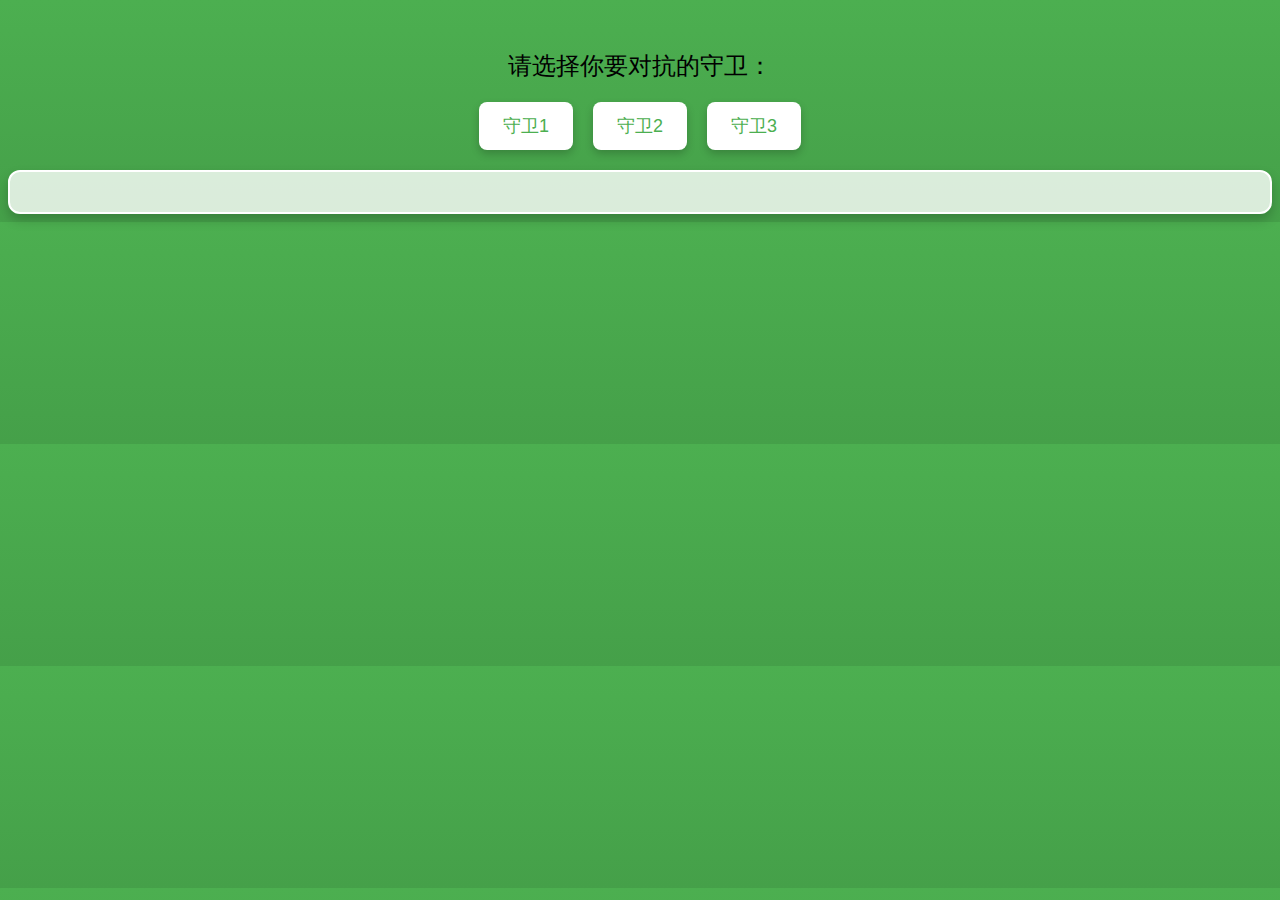
<file: index.html>
<!DOCTYPE html>
<html lang="en">
<head>
<meta charset="UTF-8">
<meta name="viewport" content="width=device-width, initial-scale=1.0">
<title>智力攻击守卫解救王子</title>
<style>
    body {
        font-family: Arial, sans-serif;
        text-align: center;
        background: linear-gradient(to bottom, #4CAF50, #45a049);
    }
    #game-container {
        margin-top: 50px;
    }
    #question {
        font-size: 24px;
        margin-bottom: 20px;
    }
    #options {
        display: flex;
        justify-content: center;
        margin-bottom: 20px;
    }
    .option-button {
        padding: 12px 24px;
        margin: 0 10px;
        font-size: 18px;
        cursor: pointer;
        border: none;
        background-color: #fff;
        color: #4CAF50;
        border-radius: 8px;
        transition: background-color 0.3s, transform 0.3s;
        box-shadow: 0 4px 8px rgba(0, 0, 0, 0.2);
    }
    .option-button:hover {
        background-color: #f0f0f0;
        transform: translateY(-2px);
    }
    #result {
        padding: 20px;
        border: 2px solid #fff;
        border-radius: 12px;
        background-color: rgba(255, 255, 255, 0.8);
        box-shadow: 0 6px 12px rgba(0, 0, 0, 0.2);
    }
    #result p {
        margin: 0;
        font-size: 20px;
    }
    #result.correct {
        border-color: #45a049;
        background-color: rgba(240, 255, 240, 0.8);
    }
    #result.incorrect {
        border-color: #ff4d4d;
        background-color: rgba(255, 240, 240, 0.8);
    }
    form {
        margin-top: 20px;
    }
    input[type="text"] {
        padding: 12px;
        font-size: 18px;
        border: 2px solid #ccc;
        border-radius: 8px;
        width: 280px;
        margin-right: 10px;
    }
    button[type="submit"] {
        padding: 12px 24px;
        font-size: 18px;
        cursor: pointer;
        border: none;
        background-color: #4CAF50;
        color: white;
        border-radius: 8px;
        transition: background-color 0.3s, transform 0.3s;
        box-shadow: 0 4px 8px rgba(0, 0, 0, 0.2);
    }
    button[type="submit"]:hover {
        background-color: #45a049;
        transform: translateY(-2px);
    }
</style>
</head>
<body>
<div id="game-container">
    <div id="question">请选择你要对抗的守卫：</div>
    <div id="options">
        <button class="option-button" onclick="askQuestion(1)">守卫1</button>
        <button class="option-button" onclick="askQuestion(2)">守卫2</button>
        <button class="option-button" onclick="askQuestion(3)">守卫3</button>
    </div>
    <div id="result"></div>
</div>

<script>
    function askQuestion(option) {
        var resultContainer = document.getElementById('result');
        resultContainer.innerHTML = '';

        var question, correctAnswer;
        switch(option) {
            case 1:
                question = "第一个守卫看向你：“如果我问你，新华字典有多少个字？（写一个数字即可）”";
                correctAnswer = "4";
                break;
            case 2:
                question = "第二个守卫看向你：“医生给了我三颗药丸，要我每半小时吃一颗，那么我吃完需要多长时间？”";
                correctAnswer = "一个小时";
                break;
            case 3:
                question = "第三个守卫看向你：“青蛙吃什么会变成哑巴？”";
                correctAnswer = "南瓜";
                break;
            default:
                break;
        }

        resultContainer.innerHTML = '<p>' + question + '</p>';
        if (correctAnswer) {
            // 使用HTML表单来接收用户输入
            var answerForm = '<form onsubmit="checkAnswer(event, \'' + correctAnswer + '\')">';
            answerForm += '<input type="text" id="userAnswer" placeholder="请输入答案" required>';
            answerForm += '<button type="submit">提交答案</button>';
            answerForm += '</form>';
            resultContainer.innerHTML += answerForm;
        }
    }

    function checkAnswer(event, correctAnswer) {
        event.preventDefault(); // 阻止表单默认提交行为

        var userAnswer = document.getElementById('userAnswer').value.trim();
        var resultContainer = document.getElementById('result');

        if (userAnswer === correctAnswer) {
            resultContainer.classList.add('correct');
            resultContainer.innerHTML += '<p>恭喜你聪明的公主！你找出了正确的答案，可以救出王子啦！</p>';
        } else {
            resultContainer.classList.add('incorrect');
            resultContainer.innerHTML += '<p>就凭你也想来救王子？！</p>';
        }
    }
</script>
</body>
</html>
</file>
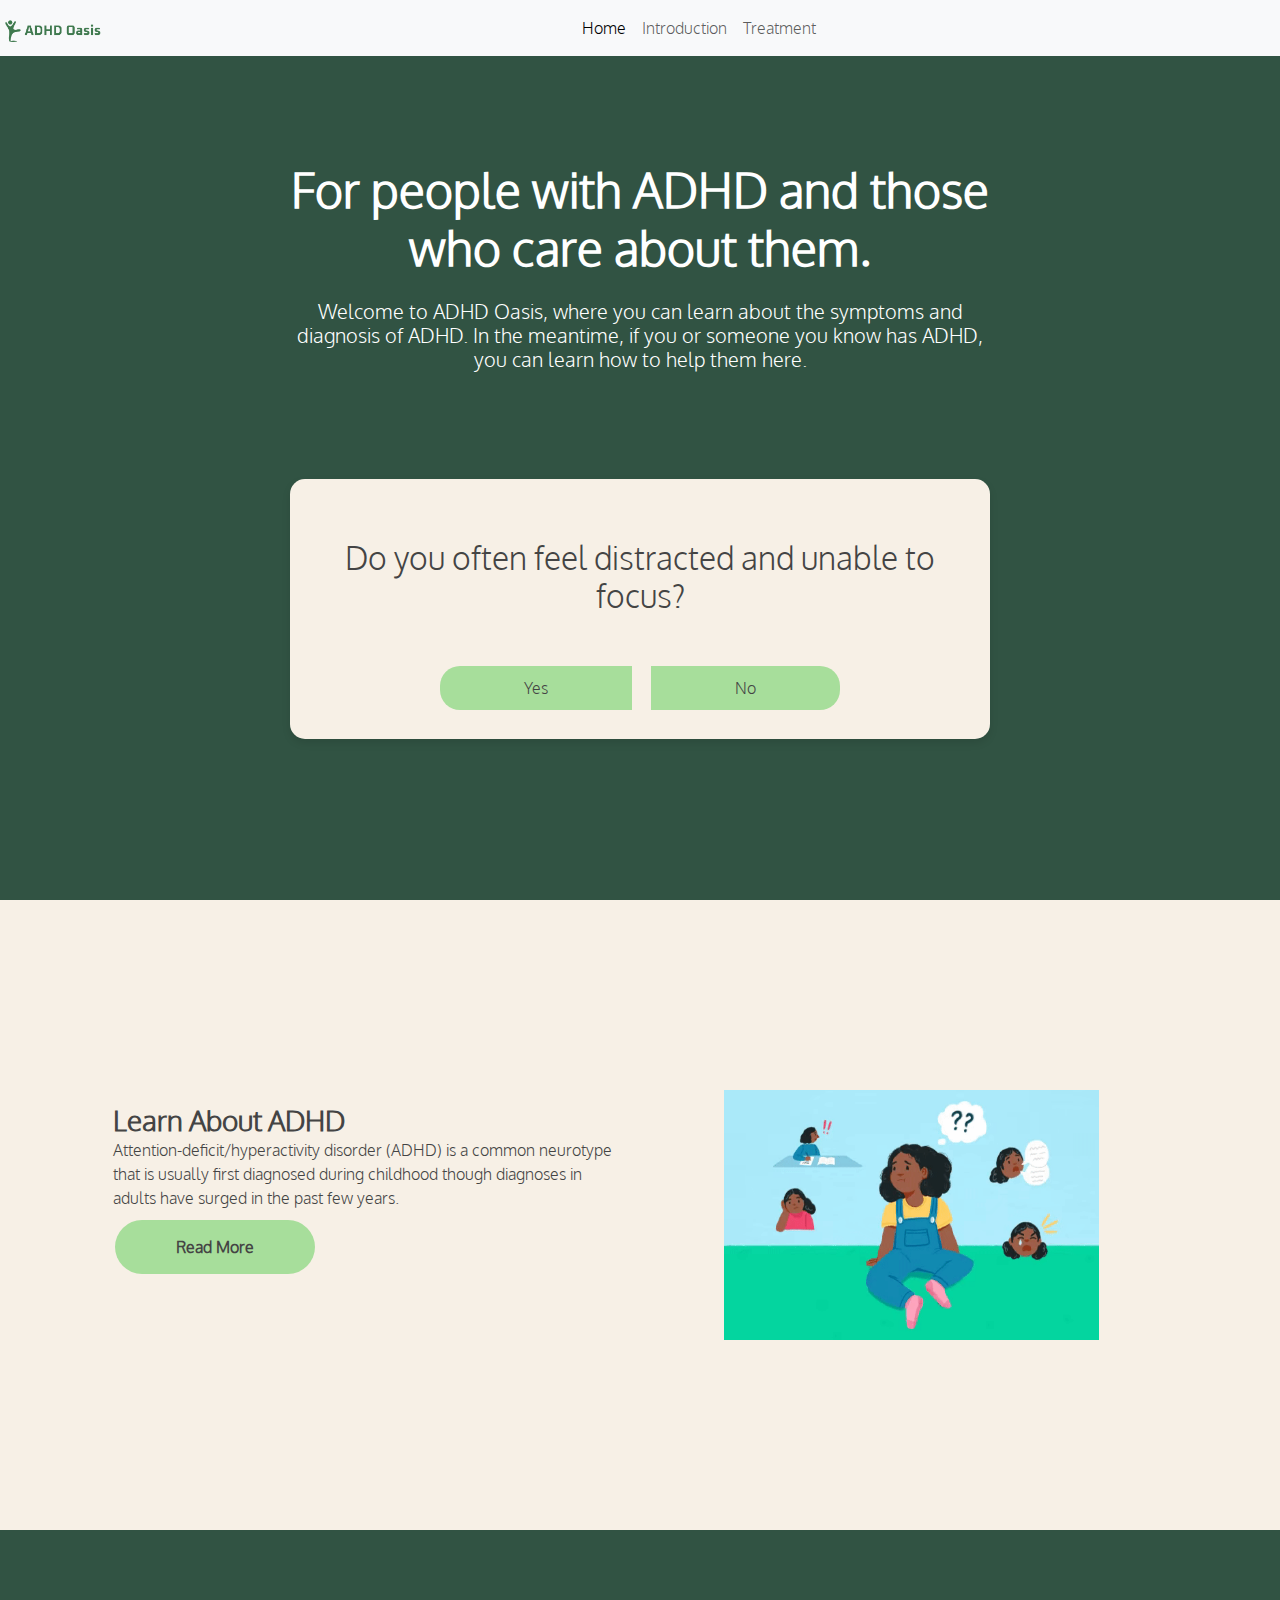
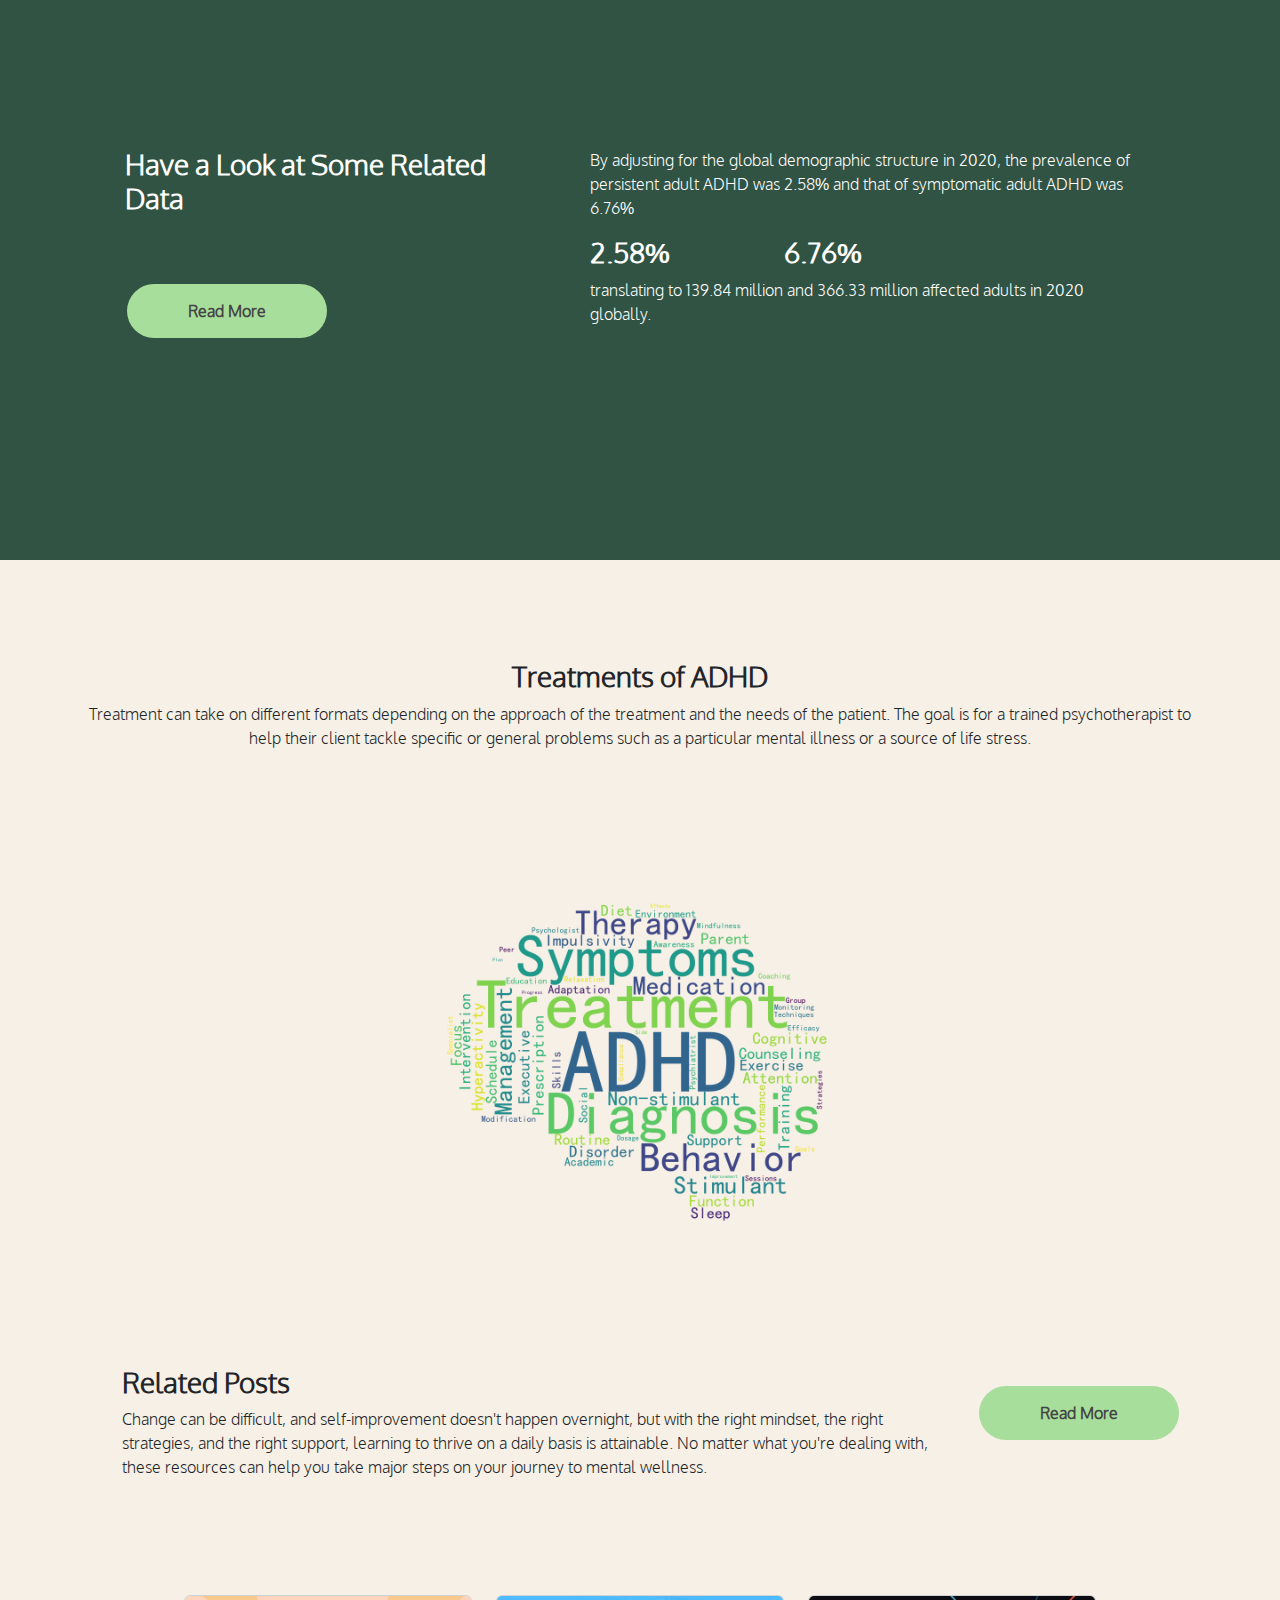
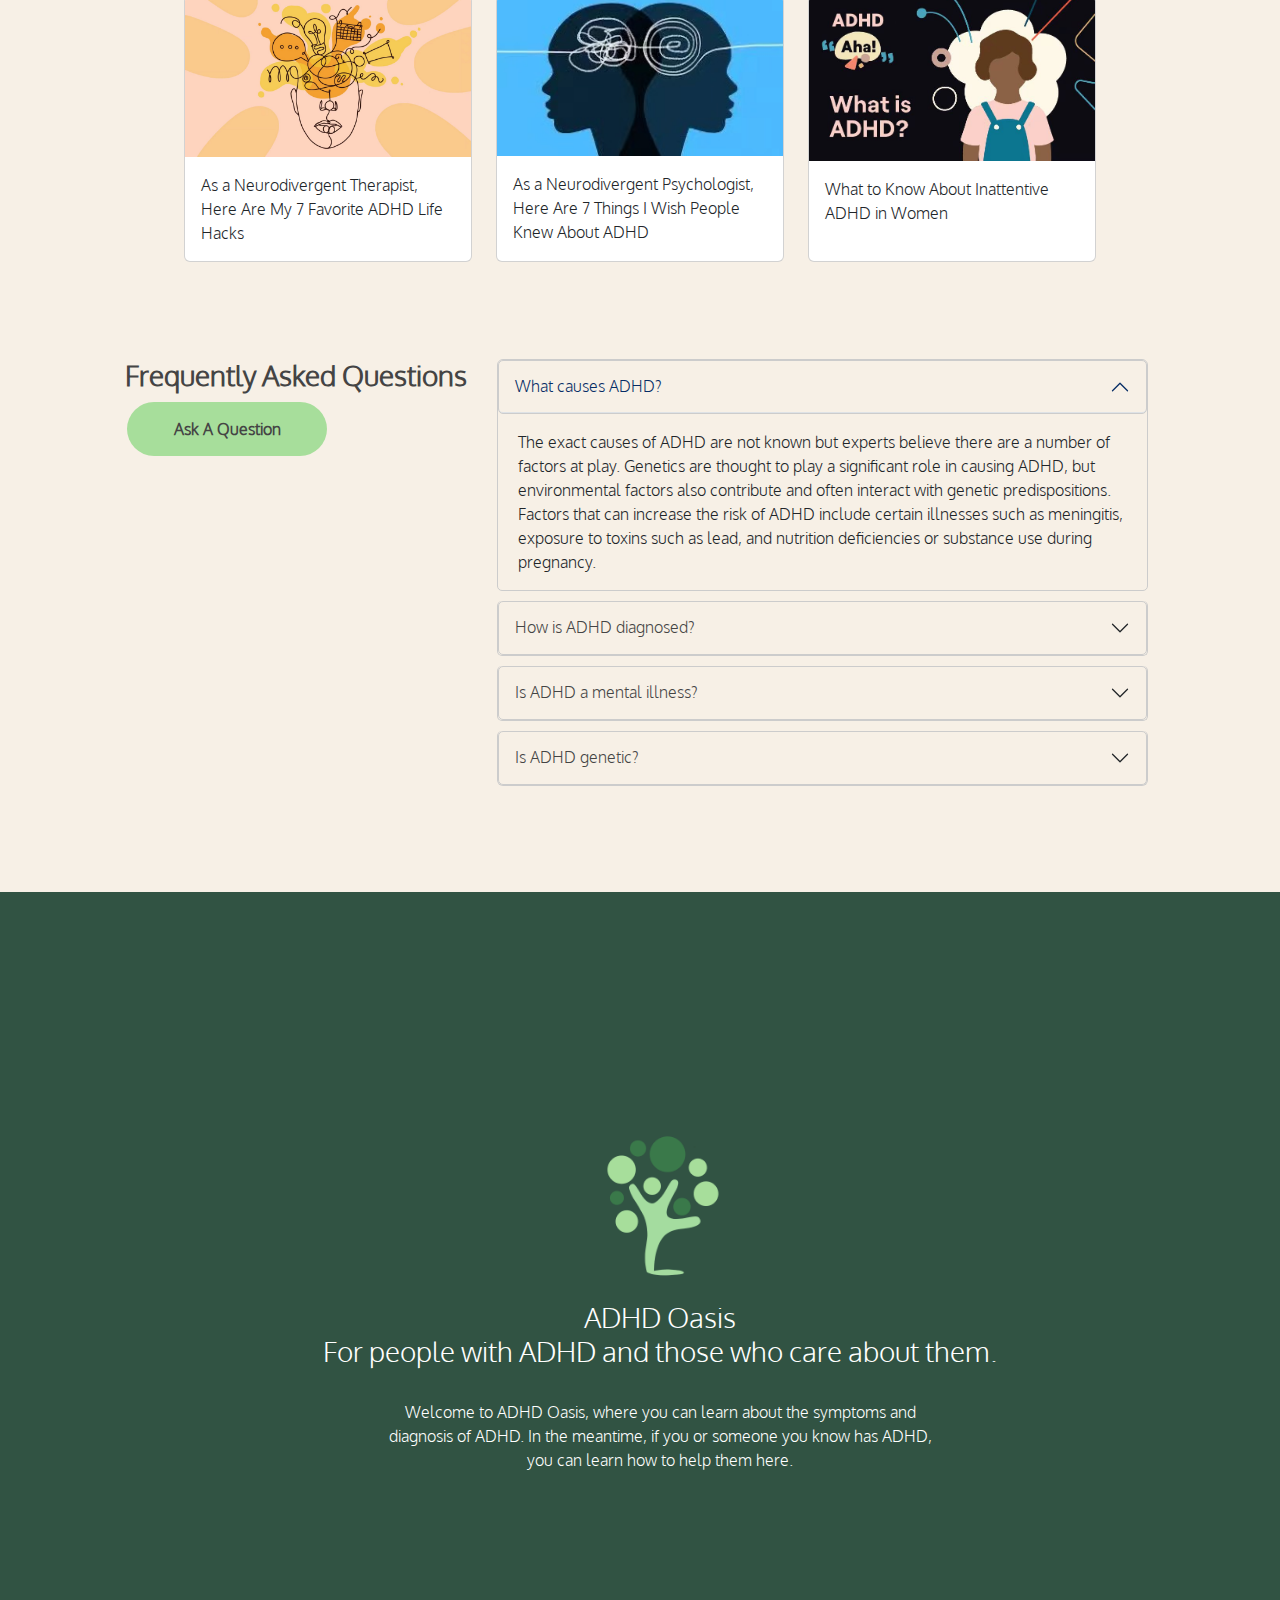
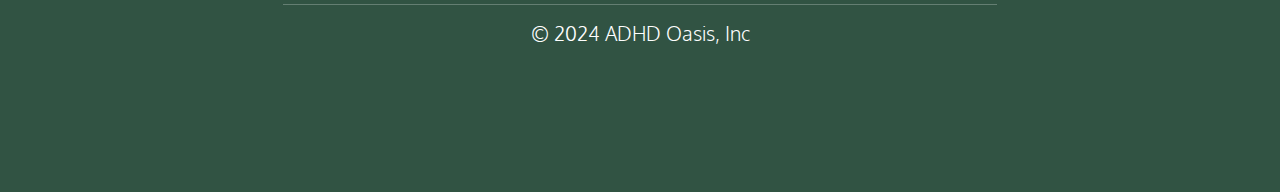
<file: adhd/index.html>
<!DOCTYPE html>
<html lang="en" dir="ltr">
  <head>

<script async src="https://www.googletagmanager.com/gtag/js?id=G-T55W1DFLCY"></script>
<script>
window.dataLayer = window.dataLayer || [];
function gtag(){dataLayer.push(arguments);}
gtag('js', new Date());

gtag('config', 'G-T55W1DFLCY');
</script>
    <meta charset="utf-8">
    <title>ADHD Oasis</title>

      <link href="https://cdn.jsdelivr.net/npm/bootstrap@5.3.3/dist/css/bootstrap.min.css" rel="stylesheet" integrity="sha384-QWTKZyjpPEjISv5WaRU9OFeRpok6YctnYmDr5pNlyT2bRjXh0JMhjY6hW+ALEwIH" crossorigin="anonymous">
      <script src="https://cdn.jsdelivr.net/npm/bootstrap@5.3.3/dist/js/bootstrap.bundle.min.js" integrity="sha384-YvpcrYf0tY3lHB60NNkmXc5s9fDVZLESaAA55NDzOxhy9GkcIdslK1eN7N6jIeHz" crossorigin="anonymous"></script>
      <script src="https://cdn.jsdelivr.net/npm/@popperjs/core@2.11.8/dist/umd/popper.min.js" integrity="sha384-I7E8VVD/ismYTF4hNIPjVp/Zjvgyol6VFvRkX/vR+Vc4jQkC+hVqc2pM8ODewa9r" crossorigin="anonymous"></script>
      <script src="https://cdn.jsdelivr.net/npm/bootstrap@5.3.3/dist/js/bootstrap.min.js" integrity="sha384-0pUGZvbkm6XF6gxjEnlmuGrJXVbNuzT9qBBavbLwCsOGabYfZo0T0to5eqruptLy" crossorigin="anonymous"></script>
<link rel="stylesheet" href="https://cdnjs.cloudflare.com/ajax/libs/font-awesome/5.15.4/css/all.min.css">
     <script src="qa.js"></script>
       <link rel="stylesheet" href="qastyle.css">

  </head>

  <body>
    <nav class="navbar navbar-expand-lg navbar-light bg-body-tertiary fixed-top">
          <a class="navbar-brand" href="#">
              <img src="img/logo.png" alt="icon" width="auto" height="24" >
          </a>
          <div class="collapse navbar-collapse justify-content-center" id="navbarNav">
              <ul class="navbar-nav">
                  <li class="nav-item">
                      <a class="nav-link active" aria-current="page" href="#">Home</a>
                  </li>
                  <li class="nav-item">
                      <a class="nav-link" href="introduction.html">Introduction</a>
                  </li>
                  <li class="nav-item">
                      <a class="nav-link" href="Treat.html">Treatment</a>
                  </li>
              </ul>
          </div>

       </div>
      </nav>
<!-- one -->
<div class="section">
  <h1 class="text display-5">For people with ADHD and those<br> who care about them.</h1>
<h5 class="text2">Welcome to ADHD Oasis, where you can learn about the symptoms and<br> diagnosis of ADHD. In the meantime, if you or someone you know has ADHD,<br> you can learn how to help them here.</h5>
  <div class="question-container active">
      <h2 class="question" id="question">Do you often feel distracted and unable to focus?</h2>

      <div class="btn-group" id="btn-group">
          <button class="btn yes" onclick="nextQuestion('yes')">Yes</button>
          <button class="btn no" onclick="nextQuestion('no')">No</button>
      </div>
      <a href="introduction.html" class="btn learn-btn" id="learn-btn">Learn More</a>
  </div>
</div>
<!-- part 2-->
<div class="sectionW d-flex align-items-center" style="color: #444444;">
  <div class="row">
    <div class="col-lg-5 col-10 offset-1 p-3 mb-5 d-flex flex-column">
      <div class="content-wrapper d-flex flex-column justify-content-between flex-grow-1">
        <div>
          <h3 class="card-title"><strong>Learn About ADHD</strong> </h3>
          <p class="card-text">Attention-deficit/hyperactivity disorder (ADHD) is a common neurotype that is usually first diagnosed during childhood though diagnoses in adults have surged in the past few years.</p>
        </div>
        <div>
          <a href="introduction.html" class="radius-btn">Read More</a>
        </div>
      </div>
    </div>
    <div class="col-sm-5 d-flex align-items-center justify-content-center">
      <img src="img/lu0wm-161ya.gif" class="card-img" alt="...">
    </div>
  </div>
</div>
<!-- part 3 -->
<div class="sectionG d-flex align-items-center" style="color: #ffffff;">
  <div class="container">
    <div class="row g-0">
      <div class="col-sm-5 col-md-4 offset-1 d-flex flex-column align-items-start">
        <div class="content-wrapper d-flex flex-column justify-content-between flex-grow-1">
          <div>
            <h3 class="card-title"> <strong>Have a Look at Some Related Data</strong> </h3>
          </div>
          <div>
            <a href="Treat.html" class="radius-btn">Read More</a>
          </div>
        </div>
      </div>
      <div class="col-5 col-md-6 offset-1 d-flex flex-column align-items-stretch text-justify">
        <div class="row">
          <div class="col">
            <p>By adjusting for the global demographic structure in 2020, the prevalence of persistent adult ADHD was 2.58% and that of symptomatic adult ADHD was 6.76%</p>
          </div>
        </div>
        <div class="row">
          <div class="col-md-4">
            <h3> <strong>2.58%</strong> </h3>
          </div>
          <div class="col-md-4">
            <h3> <strong>6.76%</strong> </h3>
          </div>
        </div>
        <div class="row">
          <div class="col">
            <p>translating to 139.84 million and 366.33 million affected adults in 2020 globally.</p>
          </div>
        </div>
      </div>
    </div>
  </div>
</div>


 <!-- treat -->

 <div class="container">
  <div class="row text-center">
    <div class="col-12">
      <h3> <strong>Treatments of ADHD</strong> </h3>
    </div>
    <div class="col-12">
      <p >Treatment can take on different formats depending on the approach of the treatment and the needs of the patient. The goal is for a trained psychotherapist to help their client tackle specific or general problems such as a particular mental illness or a source of life stress.</p>
    </div>
  </div>
</div>
        <img class="treat-img" src="img/qa11.png" class="img-fluid w-200" alt="Image 3">


<!-- part 5 -->
<div class="container">
	<div class="row jumbotron">
		<div class=" col-xs-11 col-sm-11 col-md-9 col-lg-9 col-xl-9" id="postext">
    <h3> <strong>Related Posts</strong> </h3>
			<p >Change can be difficult, and self-improvement doesn't happen overnight, but with the right mindset, the right strategies, and the right support, learning to thrive on a daily basis is attainable. No matter what you're dealing with, these resources can help you take major steps on your journey to mental wellness.</p>
	</div>
	<div class="col-xs-12 col-sm-12 col-md-3 col-lg-3 col-xl-2">
		  <a href="Treat.html" class="radius-btn">Read More</a>
</div>
</div>
</div>

<div class="row">
  <div class="col-md-4">
    <div class="card h-100" style="width: 18rem;">
    <img src="img/qa1.jpg" class="card-img-top" alt="...">
    <div class="card-body">
      <p class="card-text">As a Neurodivergent Therapist, Here Are My 7 Favorite ADHD Life Hacks</p>
    </div>
  </div>
  </div>
  <div class="col-md-4">
    <div class="card h-100" style="width: 18rem;">
    <img src="img/qa3.jpg" class="card-img-top" alt="...">
    <div class="card-body">
      <p class="card-text">As a Neurodivergent Psychologist, Here Are 7 Things I Wish People Knew About ADHD</p>
    </div>
  </div>
  </div>
  <div class="col-md-4">
    <div class="card h-100" style="width: 18rem;">
    <img src="img/qa4.jpg" class="card-img-top" alt="...">
    <div class="card-body">
      <p class="card-text">What to Know About Inattentive ADHD in Women</p>
    </div>
  </div>
  </div>
    </div>

    <!-- qa -->
    <div class="sectionW d-flex align-items-center" style="color: #444444;">
      <div class="container">
        <div class="row g-0">
          <div class="col-sm-5 col-md-4 offset-1 d-flex flex-column align-items-start text-left">
            <h3 class="card-title"> <strong>Frequently Asked Questions</strong> </h3>
            <a href="#" class="radius-btn">Ask A Question</a>
          </div>
          <div class="col-6 col-md-7 d-flex flex-column align-items-stretch text-left">
            <div class="accordion" id="accordionExample">
              <div class="accordion-item">
                <h2 class="accordion-header" id="headingOne">
                  <button class="accordion-button" type="button" data-bs-toggle="collapse" data-bs-target="#collapseOne" aria-expanded="true" aria-controls="collapseOne">
                    What causes ADHD?
                  </button>
                </h2>
                <div id="collapseOne" class="accordion-collapse collapse show" aria-labelledby="headingOne" data-bs-parent="#accordionExample">
                  <div class="accordion-body">
                    The exact causes of ADHD are not known but experts believe there are a number of factors at play. Genetics are thought to play a significant role in causing ADHD, but environmental factors also contribute and often interact with genetic predispositions. Factors that can increase the risk of ADHD include certain illnesses such as meningitis, exposure to toxins such as lead, and nutrition deficiencies or substance use during pregnancy.
                  </div>
                </div>
              </div>
              <div class="accordion-item">
                <h2 class="accordion-header" id="headingTwo">
                  <button class="accordion-button collapsed" type="button" data-bs-toggle="collapse" data-bs-target="#collapseTwo" aria-expanded="false" aria-controls="collapseTwo">
                    How is ADHD diagnosed?
                  </button>
                </h2>
                <div id="collapseTwo" class="accordion-collapse collapse" aria-labelledby="headingTwo" data-bs-parent="#accordionExample">
                  <div class="accordion-body">
                    There is no simple lab test or questionnaire that can determine if a person has ADHD. Mental health professionals conduct an evaluation and can use a variety of tools including IQ tests, interviews, measures of attention, rating scales, and other assessments to evaluate symptoms and determine if they meet the criteria for diagnosis.
                  </div>
                </div>
              </div>
              <div class="accordion-item">
                <h2 class="accordion-header" id="headingThree">
                  <button class="accordion-button collapsed" type="button" data-bs-toggle="collapse" data-bs-target="#collapseThree" aria-expanded="false" aria-controls="collapseThree">
                    Is ADHD a mental illness?
                  </button>
                </h2>
                <div id="collapseThree" class="accordion-collapse collapse" aria-labelledby="headingThree" data-bs-parent="#accordionExample">
                  <div class="accordion-body">
                    ADHD is classified as a mental illness, but can also be described as a neurotype. It is important to recognize that mental illness is a broad term that refers to any type of condition that impacts a person's thoughts, moods, or behaviors. Because the three primary symptoms of ADHD—inattention, impulsivity, and hyperactivity—all impact these areas, ADHD is considered a form of mental illness.
                  </div>
                </div>
              </div>
              <div class="accordion-item">
                <h2 class="accordion-header" id="headingFour">
                  <button class="accordion-button collapsed" type="button" data-bs-toggle="collapse" data-bs-target="#collapseFour" aria-expanded="false" aria-controls="collapseFour">
                    Is ADHD genetic?
                  </button>
                </h2>
                <div id="collapseFour" class="accordion-collapse collapse" aria-labelledby="headingFour" data-bs-parent="#accordionExample">
                  <div class="accordion-body">
                    There is a strong genetic component to ADHD. Estimates suggest that the genetic heritability of the condition is over 70%. However, having a genetic predisposition does not necessarily mean that you will develop ADHD. Research has found that there are several genes that play a role and it is the interaction of these genes along with environmental influences that may cause the disorder.
                  </div>
                </div>
              </div>
            </div>
          </div>
        </div>
      </div>
  </div>


  <!--- Footer -->
  <div class="section" style="color: #ffffff;">
  <footer>
    <div class="container">
      <div class="row text-center">
        <div class="col-12">
          <img  src="img/logo1.png" alt="..." width="auto" height="150">
          <h3 style="margin-top: 20px">ADHD Oasis<br>For people with ADHD and those who care about them.</h3>
          <p><br>Welcome to ADHD Oasis, where you can learn about the symptoms and<br> diagnosis of ADHD. In the meantime, if you or someone you know has ADHD,<br> you can learn how to help them here.</p>
        </div>
      </div>
    </div>

  	<div class="container-fluid">
  		<div class="row text-center">
  			<div class="col-12">
  				<hr class="light">
  				<h5>&copy;  2024 ADHD Oasis, Inc </h5>
  			</div>
  		</div>
  	</div>
  </footer>
	</div>

  </body>
</html>
</file>
<file: adhd/qastyle.css>
@font-face {
  font-family: 'font'; /* 自定义字体名称 */
  src: url('font.ttf') format('truetype'); /* 引入字体文件的路径，可以是相对或者绝对路径 */
  font-weight: normal;
  font-style: normal;
}
.nav-icon{
  margin-left: 20px;


}
.section {
            height: 100vh; /* 每个板块高度为视窗高度 */
            width: 100%;
            background-color: #315343;
        }
.sectionW {
                    height: 70vh; /* 每个板块高度为视窗高度 */
                    width: 100%;
                    background-color: #F7F0E6;
                }
.sectionG {
              height: 70vh; /* 每个板块高度为视窗高度 */
              width: 100%;
              background-color: #315343;
                                }

body {
          display: flex;
          flex-direction: column;
          justify-content: center;
          align-items: center;
background-color: #F7F0E6;
          margin: 0;
          font-family: 'font', Arial, sans-serif; /* 将自定义字体应用在 body 元素上 */
      }

      .text{
        justify-content: center;
        color: white;
        margin-top: 30px;
        font-weight: bold;
      }
      .text2{
        justify-content: center;
        color: white;
        margin-top: 15px;
        font-weight: lighter;

      }
      .question-container {
        background-color: #F7F0E6;
        border-radius: 15px; /* 圆角 */
        box-shadow: 0 4px 8px rgba(0, 0, 0, 0.1); /* 阴影 */
        padding: 20px;
        max-width: 700px;
        width: 80%;
        height: 260px;

        margin-bottom: 30px;
        text-align: center; /* 水平居中 */
    }
      .question-container, .info-container {
          text-align: center;
          display: none;
          margin-top: 100px;

      }
      .question-container.active, .info-container.active {
          display: block;
      }
      .question {
          font-size: 2em;
          margin-bottom: 20px;
          color: #444444;
          margin-top: 40px;
      }
      .section {
        text-align: center;
        text-align: center;
    display: flex;
    flex-direction: column;
    align-items: center; /* 垂直居中 */
    justify-content: center;
    min-height: 100vh; /* 使内容垂直居中 */
    }

    .btn-group {
        display: flex;
        justify-content: center; /* 水平居中 */
        gap: 20px; /* 按钮之间的间隙 */
        width: 400px;
        margin-top: 50px;
        margin-bottom: 300px;
        margin-left: 130px;
    }

    .btn {
        border-radius: 20px; /* 圆角 */
        padding: 10px 20px;
        font-size: 16px;
        background-color: #A7DE9B;
        color: #444444;
        border: none; /* 移除默认边框 */
        cursor: pointer; /* 鼠标指针变为手型 */
    }

    .btn:hover {
        background-color: #3A794A; /* 悬停时的颜色 */
    }

    .learn-btn {
        display: none;
        width: 200px;
        margin-top: 50px;
        margin-bottom: 300px;
        background-color: #A7DE9B;
        color: #444444;
        border: none; /* 移除默认边框 */
        cursor: pointer; /* 鼠标指针变为手型 */
        border-radius: 20px; /* 圆角 */
        text-align: center;
        padding: 10px 20px;
        font-size: 16px;
        text-decoration: none; /* 移除链接默认下划线 */
        margin-left: 220px;
    }

    .learn-btn.active {
        display: block;
        background-color: #A7DE9B;
    }

    .learn-btn:hover {
        background-color: #3A794A; /* 悬停时的颜色 */
    }
.radius-btn{
  background-color: #A7DE9B; /* 绿色背景 */
           border: none;
           color:#444444;
           padding: 15px 32px;
           text-align: center;
           text-decoration: none;
           display: inline-block;
           font-size: 16px;
           margin: 4px 2px;
           cursor: pointer;
           width: 200px;
           border-radius: 30px; /* 圆角 */
           font-weight: bold;
           margin-top: 20px;

}
.radius-btn:hover{
  background-color: #3A794A;
}
/*  */
.sectionG .col-sm-5 .card-title,
.sectionG .col-sm-5  {
  text-align: left;
}
.sectionG .col-6 p {
  text-align: justify;
}
.sectionG .radius-btn {
  display: inline-block;
  margin-top: 10px;
}
/*  */
.sectionW .col-sm-5 .card-title,
.sectionW .col-sm-5  {
  text-align: left;
}
.sectionW .accordion .accordion-item .accordion-header .accordion-button,
.sectionW .accordion .accordion-item .accordion-body {
  text-align: left;
}
.sectionW .radius-btn {
  display: inline-block;
  margin-top: 10px;
}

#postext{
margin-left: 40px;
}

/*  */
.container{
  margin: 20px;
  margin-top: 100px;
  margin-bottom: 100px;

}
.accordion-item {
    background-color: transparent;
    border: 1px solid #ccc; /* 添加边框 */
    border-radius: 5px; /* 可选：添加圆角 */
    margin-bottom: 10px; /* 可选：添加间距 */
  }
  .accordion-button {
    width: 100%;
    text-align: left;
    padding: 1rem;
    background-color: #F7F0E6; /* 设置按钮的背景色 */
    border: 1px solid #ccc; /* 设置按钮的边框 */
    border-radius: 5px; /* 可选：添加圆角 */
    color: #444444; /* 设置按钮的文字颜色 */
  }
  .accordion-button.collapsed {
    background-color: #F7F0E6; /* 收起状态的背景色 */
  }
  .accordion-button:not(.collapsed) {
    background-color: #F7F0E6; /* 展开时的背景色 */
  }
  .accordion-button:focus {
    box-shadow: none; /* 移除选中时的默认阴影效果 */
  }



  /* img */
  .card-img{
    height: 250px;
    width: auto;
  }
  .treat-img{
    height: 400px;
    width: auto;
  }
</file>
